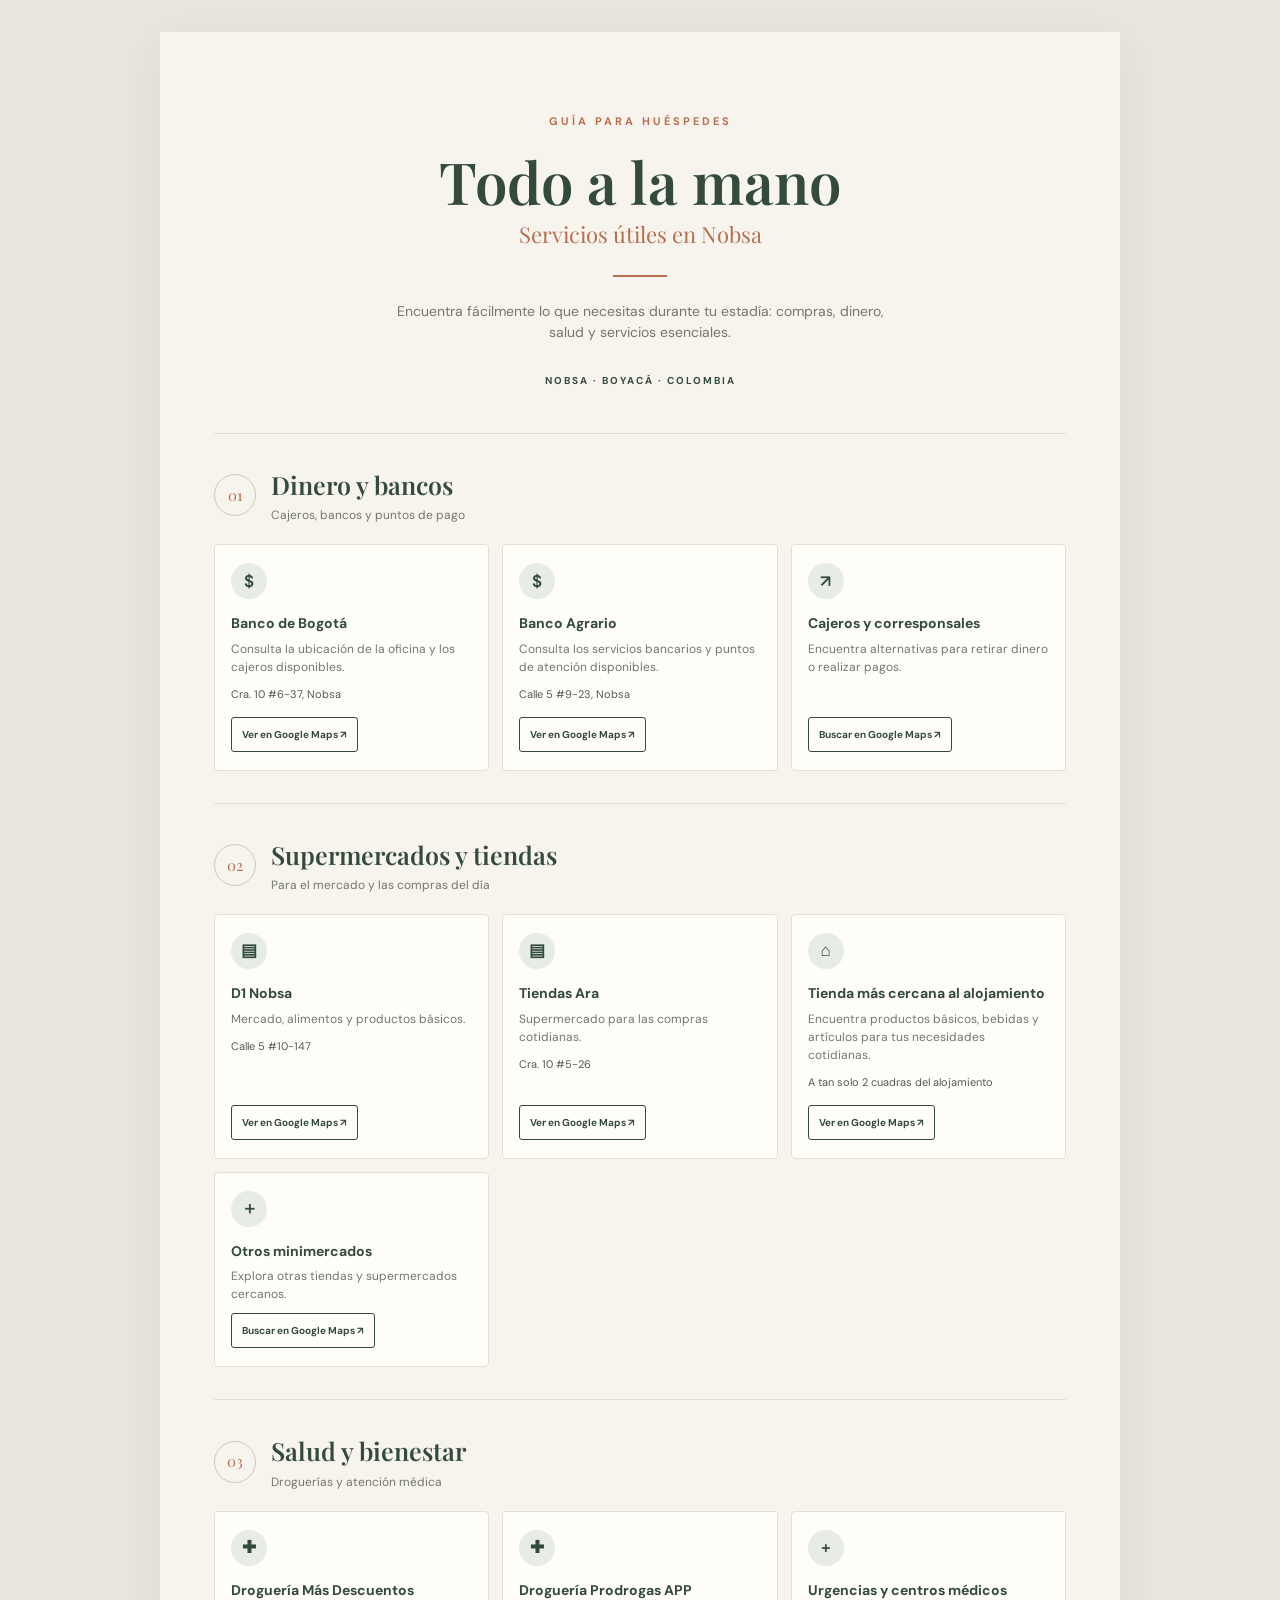
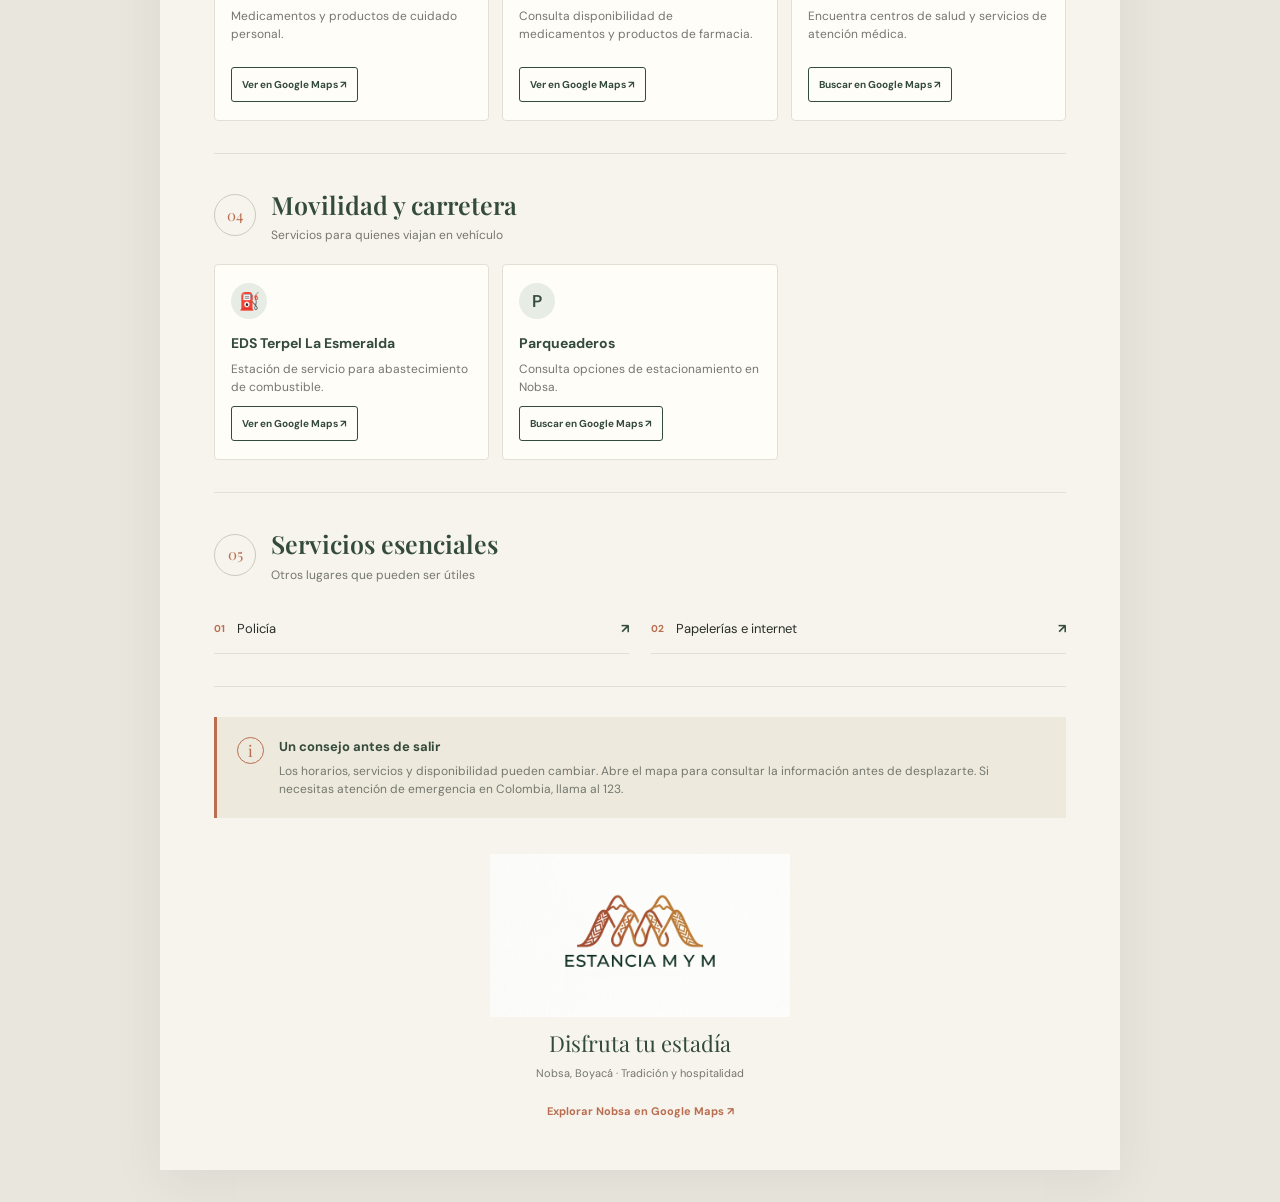
<file: guia-utilidades.html>
<!DOCTYPE html>
<html lang="es">
<head>
  <meta charset="UTF-8">
  <meta name="viewport" content="width=device-width, initial-scale=1.0">
  <meta name="description" content="Guía práctica de servicios útiles para visitantes de Nobsa, Boyacá.">
  <title>Guía práctica | Nobsa</title>
  <link rel="icon" href="../assets/icon.png" >
  <link rel="stylesheet" href="utilidades.css">
  <link rel="preconnect" href="https://fonts.googleapis.com">
  <link rel="preconnect" href="https://fonts.gstatic.com" crossorigin>
  <link href="https://fonts.googleapis.com/css2?family=DM+Sans:wght@400;500;600;700&family=Playfair+Display:wght@500;600;700&display=swap" rel="stylesheet">
</head>

<body>
  <main class="guide">

    <!-- ENCABEZADO -->
    <header class="hero">
      <span class="eyebrow">GUÍA PARA HUÉSPEDES</span>
      <h1>Todo a la mano</h1>
      <p class="subtitle">Servicios útiles en Nobsa</p>
      <div class="hero-line"></div>

      <p class="intro">
        Encuentra fácilmente lo que necesitas durante tu estadía:
        compras, dinero, salud y servicios esenciales.
      </p>

      <span class="location">NOBSA · BOYACÁ · COLOMBIA</span>
    </header>

    <!-- 01. DINERO Y BANCOS -->
    <section class="section">
      <div class="section-heading">
        <span class="section-number">01</span>
        <div>
          <h2>Dinero y bancos</h2>
          <p>Cajeros, bancos y puntos de pago</p>
        </div>
      </div>

      <div class="cards">

        <article class="place-card">
          <span class="icon">$</span>
          <div class="card-content">
            <h3>Banco de Bogotá</h3>
            <p>Consulta la ubicación de la oficina y los cajeros disponibles.</p>
            <span class="address">Cra. 10 #6-37, Nobsa</span>

            <a class="map-button"
              target="_blank"
              rel="noopener"
              href="https://www.google.com/maps/search/?api=1&query=Banco+de+Bogota+Nobsa+Boyaca">
              Ver en Google Maps ↗
            </a>
          </div>
        </article>

        <article class="place-card">
          <span class="icon">$</span>
          <div class="card-content">
            <h3>Banco Agrario</h3>
            <p>Consulta los servicios bancarios y puntos de atención disponibles.</p>
            <span class="address">Calle 5 #9-23, Nobsa</span>

            <a class="map-button"
              target="_blank"
              rel="noopener"
              href="https://www.google.com/maps/search/?api=1&query=Banco+Agrario+Nobsa+Boyaca">
              Ver en Google Maps ↗
            </a>
          </div>
        </article>

        <article class="place-card">
          <span class="icon">↗</span>
          <div class="card-content">
            <h3>Cajeros y corresponsales</h3>
            <p>Encuentra alternativas para retirar dinero o realizar pagos.</p>

            <a class="map-button"
              target="_blank"
              rel="noopener"
              href="https://www.google.com/maps/search/cajeros+automaticos+y+corresponsales+Nobsa+Boyaca">
              Buscar en Google Maps ↗
            </a>
          </div>
        </article>

      </div>
    </section>

    <!-- 02. SUPERMERCADOS Y TIENDAS -->
    <section class="section">
      <div class="section-heading">
        <span class="section-number">02</span>
        <div>
          <h2>Supermercados y tiendas</h2>
          <p>Para el mercado y las compras del día</p>
        </div>
      </div>

      <div class="cards">

        <article class="place-card">
          <span class="icon">▤</span>
          <div class="card-content">
            <h3>D1 Nobsa</h3>
            <p>Mercado, alimentos y productos básicos.</p>
            <span class="address">Calle 5 #10-147</span>

            <a class="map-button"
              target="_blank"
              rel="noopener"
              href="https://www.google.com/maps/search/?api=1&query=D1+Nobsa+Boyaca">
              Ver en Google Maps ↗
            </a>
          </div>
        </article>

        <article class="place-card">
          <span class="icon">▤</span>
          <div class="card-content">
            <h3>Tiendas Ara</h3>
            <p>Supermercado para las compras cotidianas.</p>
            <span class="address">Cra. 10 #5-26</span>

            <a class="map-button"
              target="_blank"
              rel="noopener"
              href="https://www.google.com/maps/search/?api=1&query=Tiendas+Ara+Nobsa+Boyaca">
              Ver en Google Maps ↗
            </a>
          </div>
        </article>

        <!-- TIENDA MÁS CERCANA AL ALOJAMIENTO -->
        <article class="place-card">
          <span class="icon">⌂</span>
          <div class="card-content">
            <h3>Tienda más cercana al alojamiento</h3>
            <p>
              Encuentra productos básicos, bebidas y artículos
              para tus necesidades cotidianas.
            </p>
            <span class="address">A tan solo 2 cuadras del alojamiento</span>

            <a class="map-button"
              target="_blank"
              rel="noopener"
              href="https://maps.app.goo.gl/MG6TAmdMaR7nfGxF6">
              Ver en Google Maps ↗
            </a>
          </div>
        </article>

        <article class="place-card">
          <span class="icon">＋</span>
          <div class="card-content">
            <h3>Otros minimercados</h3>
            <p>Explora otras tiendas y supermercados cercanos.</p>

            <a class="map-button"
              target="_blank"
              rel="noopener"
              href="https://www.google.com/maps/search/minimercados+y+tiendas+Nobsa+Boyaca">
              Buscar en Google Maps ↗
            </a>
          </div>
        </article>

      </div>
    </section>

    <!-- 03. SALUD Y BIENESTAR -->
    <section class="section">
      <div class="section-heading">
        <span class="section-number">03</span>
        <div>
          <h2>Salud y bienestar</h2>
          <p>Droguerías y atención médica</p>
        </div>
      </div>

      <div class="cards">

        <article class="place-card">
          <span class="icon">✚</span>
          <div class="card-content">
            <h3>Droguería Más Descuentos</h3>
            <p>Medicamentos y productos de cuidado personal.</p>
            <span class="address"></span>

            <a class="map-button"
              target="_blank"
              rel="noopener"
              href="https://www.google.com/maps/search/?api=1&query=Drogueria+Mas+Descuentos+Nobsa+Boyaca">
              Ver en Google Maps ↗
            </a>
          </div>
        </article>

        <article class="place-card">
          <span class="icon">✚</span>
          <div class="card-content">
            <h3>Droguería Prodrogas APP</h3>
            <p>Consulta disponibilidad de medicamentos y productos de farmacia.</p>
            <span class="address"></span>

            <a class="map-button"
              target="_blank"
              rel="noopener"
              href="https://www.google.com/maps/search/?api=1&query=Drogueria+Prodrogas+APP+Nobsa+Boyaca">
              Ver en Google Maps ↗
            </a>
          </div>
        </article>

        <article class="place-card">
          <span class="icon">+</span>
          <div class="card-content">
            <h3>Urgencias y centros médicos</h3>
            <p>Encuentra centros de salud y servicios de atención médica.</p>

            <a class="map-button"
              target="_blank"
              rel="noopener"
              href="https://www.google.com/maps/search/urgencias+y+centros+medicos+Nobsa+Boyaca">
              Buscar en Google Maps ↗
            </a>
          </div>
        </article>

      </div>
    </section>

    <!-- 04. MOVILIDAD Y CARRETERA -->
    <section class="section">
      <div class="section-heading">
        <span class="section-number">04</span>
        <div>
          <h2>Movilidad y carretera</h2>
          <p>Servicios para quienes viajan en vehículo</p>
        </div>
      </div>

      <div class="cards">

        <article class="place-card">
          <span class="icon">⛽</span>
          <div class="card-content">
            <h3>EDS Terpel La Esmeralda</h3>
            <p>Estación de servicio para abastecimiento de combustible.</p>

            <a class="map-button"
              target="_blank"
              rel="noopener"
              href="https://www.google.com/maps/search/?api=1&query=EDS+Terpel+La+Esmeralda+Nobsa+Boyaca">
              Ver en Google Maps ↗
            </a>
          </div>
        </article>

        <article class="place-card">
          <span class="icon">P</span>
          <div class="card-content">
            <h3>Parqueaderos</h3>
            <p>Consulta opciones de estacionamiento en Nobsa.</p>

            <a class="map-button"
              target="_blank"
              rel="noopener"
              href="https://www.google.com/maps/search/parqueaderos+Nobsa+Boyaca">
              Buscar en Google Maps ↗
            </a>
          </div>
        </article>

      </div>
    </section>

    <!-- 05. SERVICIOS ESENCIALES -->
    <section class="section">
      <div class="section-heading">
        <span class="section-number">05</span>
        <div>
          <h2>Servicios esenciales</h2>
          <p>Otros lugares que pueden ser útiles</p>
        </div>
      </div>

      <div class="quick-links">

        <a target="_blank"
          rel="noopener"
          href="https://www.google.com/maps/search/policia+Nobsa+Boyaca">
          <span>01</span>
          Policía
          <b>↗</b>
        </a>

        <a target="_blank"
          rel="noopener"
          href="https://www.google.com/maps/search/servicios+de+internet+y+papelerias+Nobsa+Boyaca">
          <span>02</span>
          Papelerías e internet
          <b>↗</b>
        </a>

      </div>
    </section>

    <!-- CONSEJO PARA HUÉSPEDES -->
    <aside class="tip">
      <span class="tip-icon">i</span>
      <div>
        <h3>Un consejo antes de salir</h3>
        <p>
          Los horarios, servicios y disponibilidad pueden cambiar.
          Abre el mapa para consultar la información antes de desplazarte.
          Si necesitas atención de emergencia en Colombia, llama al 123.
        </p>
      </div>
    </aside>

    <!-- PIE DE PÁGINA -->
    <footer class="footer">
      <div class="logo"> <img src="assets/logo.jpg" alt="Logo"> </div>
      <p class="footer-title">Disfruta tu estadía</p>
      <p class="footer-subtitle">
        Nobsa, Boyacá · Tradición y hospitalidad
      </p>

      <a target="_blank"
        rel="noopener"
        href="https://www.google.com/maps/search/servicios+en+Nobsa+Boyaca">
        Explorar Nobsa en Google Maps ↗
      </a>
    </footer>

  </main>
</body>
</html>
</file>
<file: utilidades.css>
:root {
  --cream: #f7f4ed;
  --paper: #fffdf8;
  --green: #344b3c;
  --green-light: #e7ece4;
  --terracotta: #b96e50;
  --ink: #292e29;
  --muted: #74776e;
  --line: #e3dfd4;
}

* {
  box-sizing: border-box;
}

html {
  scroll-behavior: smooth;
}
.logo img {
  width: 300px;
  height: auto;
  display: block;
  margin: 0 auto 10px;
}

body {
  margin: 0;
  padding: 32px 16px;
  background: #e9e6dd;
  color: var(--ink);
  font-family: "DM Sans", sans-serif;
  line-height: 1.5;
}

.guide {
  width: 100%;
  max-width: 960px;
  margin: 0 auto;
  padding: 48px 54px;
  background: var(--cream);
  box-shadow: 0 12px 50px #292e2912;
}

.hero {
  position: relative;
  padding: 28px 0 42px;
  text-align: center;
  border-bottom: 1px solid var(--line);
}

.eyebrow {
  color: var(--terracotta);
  font-size: 11px;
  font-weight: 700;
  letter-spacing: 3px;
}

h1,
h2,
h3,
p {
  margin-top: 0;
}

.hero h1 {
  margin: 18px 0 4px;
  color: var(--green);
  font-family: "Playfair Display", serif;
  font-size: clamp(38px, 6vw, 58px);
  font-weight: 600;
  line-height: 1.1;
}

.subtitle {
  margin-bottom: 18px;
  color: var(--terracotta);
  font-family: "Playfair Display", serif;
  font-size: 22px;
}

.hero-line {
  width: 54px;
  height: 2px;
  margin: 24px auto;
  background: var(--terracotta);
}

.intro {
  max-width: 500px;
  margin: 0 auto 24px;
  color: var(--muted);
  font-size: 14px;
}

.location {
  color: var(--green);
  font-size: 10px;
  font-weight: 700;
  letter-spacing: 2px;
}

.section {
  padding: 32px 0;
  border-bottom: 1px solid var(--line);
}

.section-heading {
  display: flex;
  align-items: center;
  gap: 15px;
  margin-bottom: 20px;
}

.section-number {
  display: grid;
  width: 42px;
  height: 42px;
  flex-shrink: 0;
  place-items: center;
  border: 1px solid #c9cbbd;
  border-radius: 50%;
  color: var(--terracotta);
  font-family: "Playfair Display", serif;
  font-size: 15px;
}

.section-heading h2 {
  margin-bottom: 3px;
  color: var(--green);
  font-family: "Playfair Display", serif;
  font-size: 25px;
  font-weight: 600;
}

.section-heading p {
  margin-bottom: 0;
  color: var(--muted);
  font-size: 12px;
}

.cards {
  display: grid;
  grid-template-columns: repeat(3, minmax(0, 1fr));
  gap: 13px;
}

.place-card {
  display: flex;
  flex-direction: column;
  min-width: 0;
  padding: 18px 16px;
  background: var(--paper);
  border: 1px solid var(--line);
  border-radius: 4px;
  transition: transform 180ms ease, box-shadow 180ms ease;
}

.place-card:hover {
  transform: translateY(-3px);
  box-shadow: 0 8px 18px #292e2910;
}

.icon {
  display: grid;
  width: 36px;
  height: 36px;
  margin-bottom: 15px;
  place-items: center;
  border-radius: 50%;
  background: var(--green-light);
  color: var(--green);
  font-size: 17px;
  font-weight: 600;
}

.card-content {
  display: flex;
  flex: 1;
  flex-direction: column;
  align-items: flex-start;
}

.card-content h3 {
  margin-bottom: 7px;
  color: var(--green);
  font-size: 14px;
  line-height: 1.35;
}

.card-content p {
  margin-bottom: 10px;
  color: var(--muted);
  font-size: 12px;
}

.address {
  margin-bottom: 14px;
  color: #555a51;
  font-size: 11px;
}

.map-button {
  display: inline-block;
  margin-top: auto;
  padding: 9px 10px;
  border: 1px solid var(--green);
  border-radius: 3px;
  color: var(--green);
  font-size: 10px;
  font-weight: 700;
  text-decoration: none;
  transition: background 180ms ease, color 180ms ease;
}

.map-button:hover {
  background: var(--green);
  color: white;
}

.quick-links {
  display: grid;
  grid-template-columns: repeat(2, minmax(0, 1fr));
  gap: 0 22px;
}

.quick-links a {
  display: flex;
  align-items: center;
  gap: 12px;
  padding: 15px 0;
  border-bottom: 1px solid var(--line);
  color: var(--ink);
  font-size: 13px;
  text-decoration: none;
}

.quick-links a span {
  color: var(--terracotta);
  font-size: 10px;
  font-weight: 700;
}

.quick-links a b {
  margin-left: auto;
  color: var(--green);
}

.quick-links a:hover {
  color: var(--terracotta);
}

.tip {
  display: flex;
  gap: 15px;
  margin-top: 30px;
  padding: 20px;
  border-left: 3px solid var(--terracotta);
  background: #eee9dd;
}

.tip-icon {
  display: grid;
  width: 27px;
  height: 27px;
  flex-shrink: 0;
  place-items: center;
  border: 1px solid var(--terracotta);
  border-radius: 50%;
  color: var(--terracotta);
  font-family: "Playfair Display", serif;
}

.tip h3 {
  margin-bottom: 5px;
  color: var(--green);
  font-size: 13px;
}

.tip p {
  margin-bottom: 0;
  color: var(--muted);
  font-size: 12px;
}

.footer {
  padding-top: 36px;
  text-align: center;
}

.footer-mark {
  display: grid;
  width: 38px;
  height: 38px;
  margin: 0 auto 12px;
  place-items: center;
  border: 1px solid var(--green);
  border-radius: 50%;
  color: var(--green);
  font-family: "Playfair Display", serif;
  font-size: 19px;
}

.footer-title {
  margin-bottom: 5px;
  color: var(--green);
  font-family: "Playfair Display", serif;
  font-size: 22px;
}

.footer-subtitle {
  margin-bottom: 16px;
  color: var(--muted);
  font-size: 11px;
}

.footer a {
  color: var(--terracotta);
  font-size: 11px;
  font-weight: 700;
  text-decoration: none;
}

@media (max-width: 700px) {
  body {
    padding: 0;
  }

  .guide {
    padding: 28px 20px;
  }

  .hero {
    padding-top: 22px;
  }

  .cards {
    grid-template-columns: repeat(2, minmax(0, 1fr));
  }

  .section-heading h2 {
    font-size: 22px;
  }

  .section-number {
    width: 38px;
    height: 38px;
    font-size: 14px;
  }

  .icon {
    width: 32px;
    height: 32px;
    font-size: 15px;
  }

  .tip-icon {
    width: 24px;
    height: 24px;
  }
}

@media (max-width: 440px) {
  .cards {
    grid-template-columns: 1fr;
  }

  .place-card {
    padding: 17px;
  }

  .quick-links {
    grid-template-columns: 1fr;
  }

  .intro {
    font-size: 13px;
  }
}

@media print {
  @page {
    size: A4;
    margin: 10mm;
  }

  body {
    padding: 0;
    background: white;
    print-color-adjust: exact;
    -webkit-print-color-adjust: exact;
  }

  .guide {
    max-width: none;
    padding: 0;
    box-shadow: none;
  }

  .hero {
    padding-top: 10px;
  }

  .section {
    padding: 20px 0;
    break-inside: avoid;
  }

  .place-card {
    break-inside: avoid;
    box-shadow: none;
  }

  .place-card:hover {
    transform: none;
  }

  .map-button {
    color: var(--green);
  }

  a {
    overflow-wrap: anywhere;
  }
}
</file>
